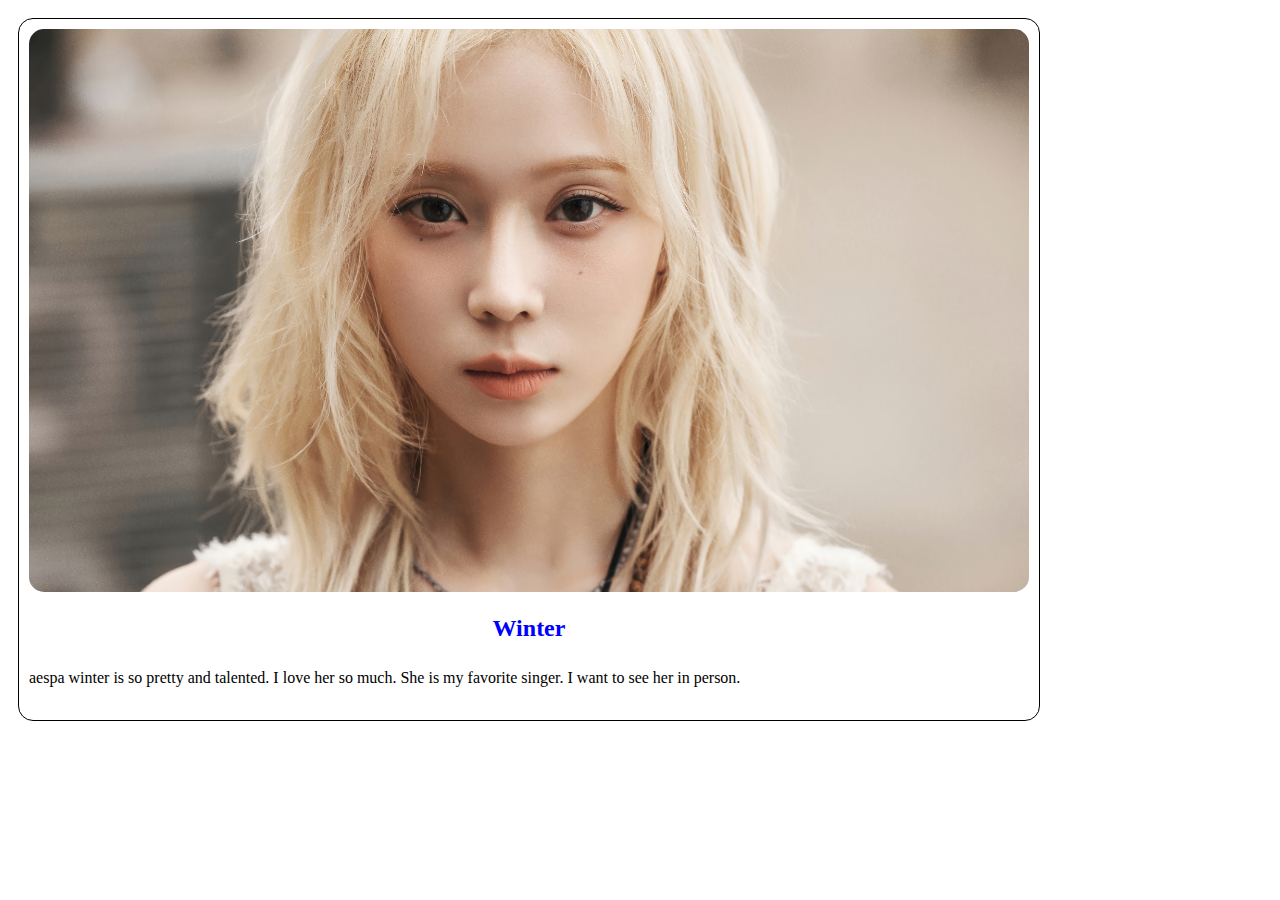
<file: index.html>
<!DOCTYPE html>
<html lang="en">
  <head>
    <meta charset="UTF-8" />
    <meta name="viewport" content="width=device-width, initial-scale=1.0" />
    <title>Winter</title>
  </head>
  <style>
    div {
      width: 1000px;
      border: 1px solid black;
      padding: 10px;
      float: left;
      margin: 10px;
      border-radius: 15px;
    }
    img {
      width: 100%;
      height: auto;
      border-radius: 15px;
    }
    h2 {
      text-align: center;
      color: blue;
    }
    p {
      text-align: justify;
      line-height: 2;
    }
  </style>
  <body>
    <div>
      <img src="./image/IMG_7800.JPG" alt="winter" />
      <h2>Winter</h2>
      <p>
        aespa winter is so pretty and talented. I love her so much. She is my favorite singer. I want to see her in
        person.
      </p>
    </div>
  </body>
</html>
</file>
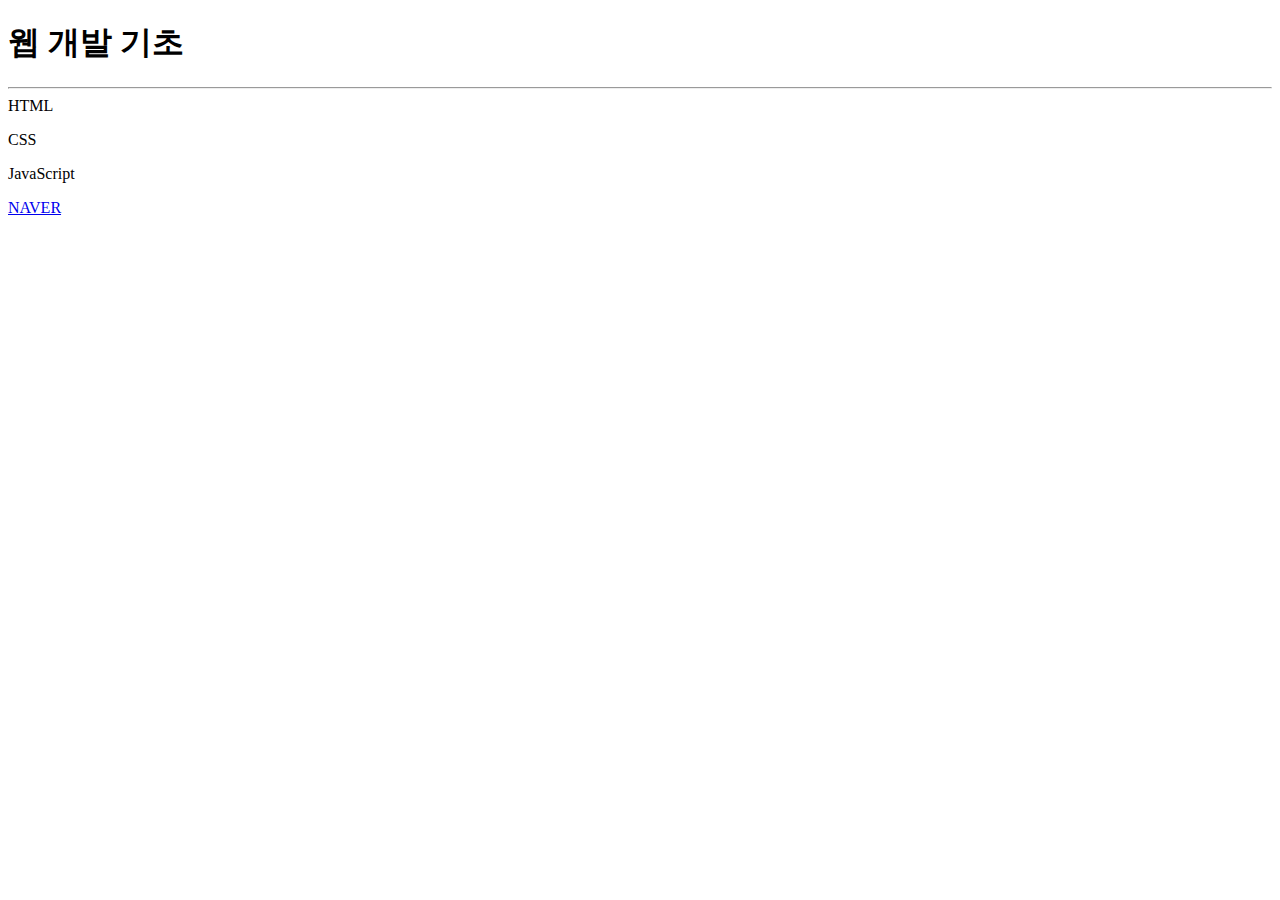
<file: web.html>
<!DOCTYPE html>
<html lang="en">
<head>
    <meta charset="UTF-8">
    <meta name="viewport" content="width=device-width, initial-scale=1.0">
    <title>My first time</title>
</head>
<body>
    <h1>웹 개발 기초</h1>
    <hr
    <p>HTML</p>
    <p>CSS</p>
    <p>JavaScript</p>
    
    <p>
        <a href="http://www.naver.com" target="_blank">NAVER</a>
    </p>
</body>
</html>
</file>
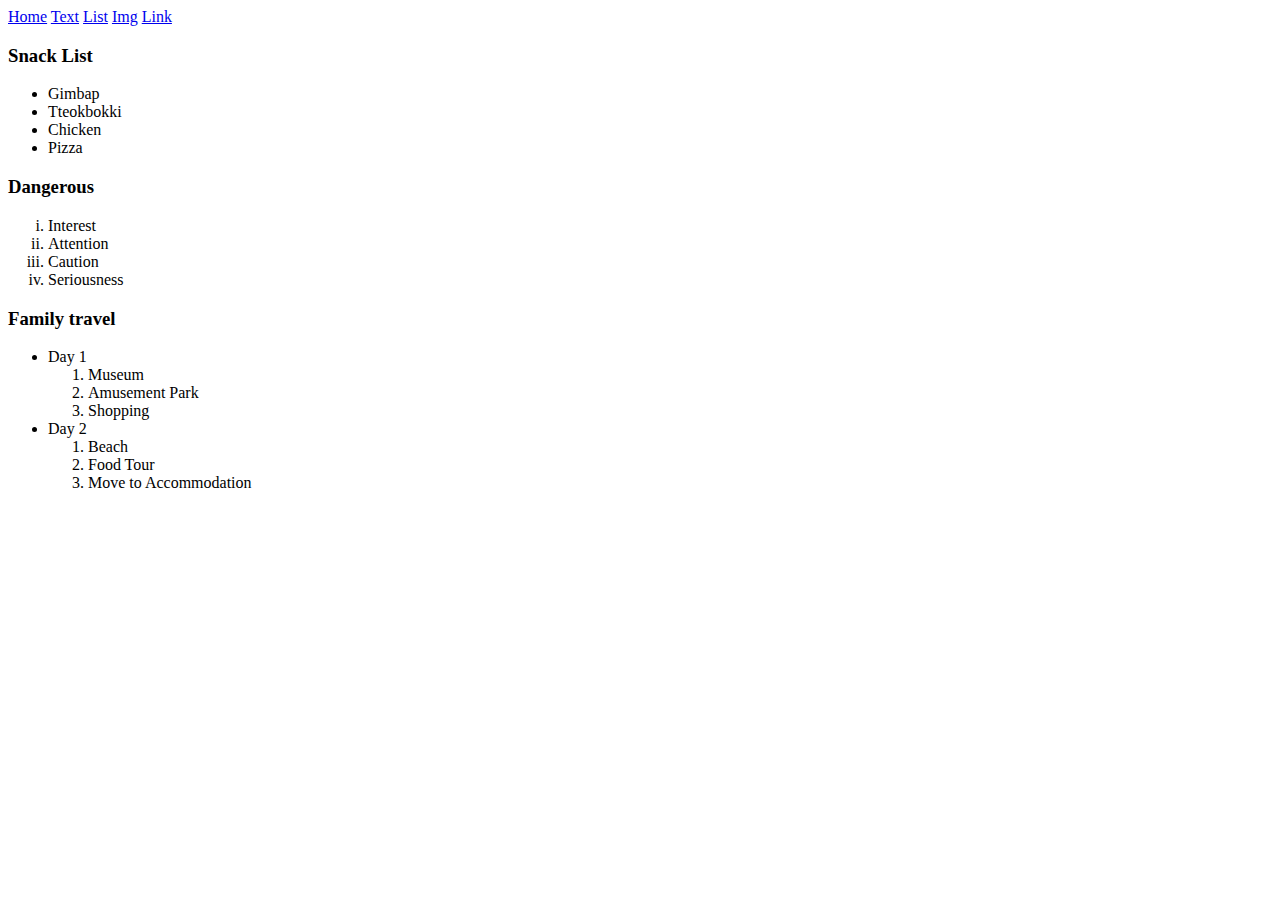
<file: day1/tag_list.html>
<!DOCTYPE html>
<html lang="en">
  <head>
    <meta charset="UTF-8" />
    <meta name="viewport" content="width=device-width, initial-scale=1.0" />
    <title>List</title>
  </head>
  <body>
    <nav>
      <a href="./mysite/main.html">Home</a>
      <a href="tag_text.html">Text</a>
      <a href="tag_list.html">List</a>
      <a href="tag_img.html">Img</a>
      <a href="tag_link.html">Link</a>
    </nav>
    <h3>Snack List</h3>
    <!-- ul:unordered list(순서없는 목록) -->
    <ul>
      <li>Gimbap</li>
      <li>Tteokbokki</li>
      <li>Chicken</li>
      <li>Pizza</li>
    </ul>

    <h3>Dangerous</h3>
    <ol type="i">
      <li>Interest</li>
      <li>Attention</li>
      <li>Caution</li>
      <li>Seriousness</li>
    </ol>

    <h3>Family travel</h3>
    <ul>
      <li>
        Day 1
        <ol>
          <li>Museum</li>
          <li>Amusement Park</li>
          <li>Shopping</li>
        </ol>
      </li>
      <li>
        Day 2
        <ol>
          <li>Beach</li>
          <li>Food Tour</li>
          <li>Move to Accommodation</li>
        </ol>
      </li>
    </ul>
  </body>
</html>
</file>
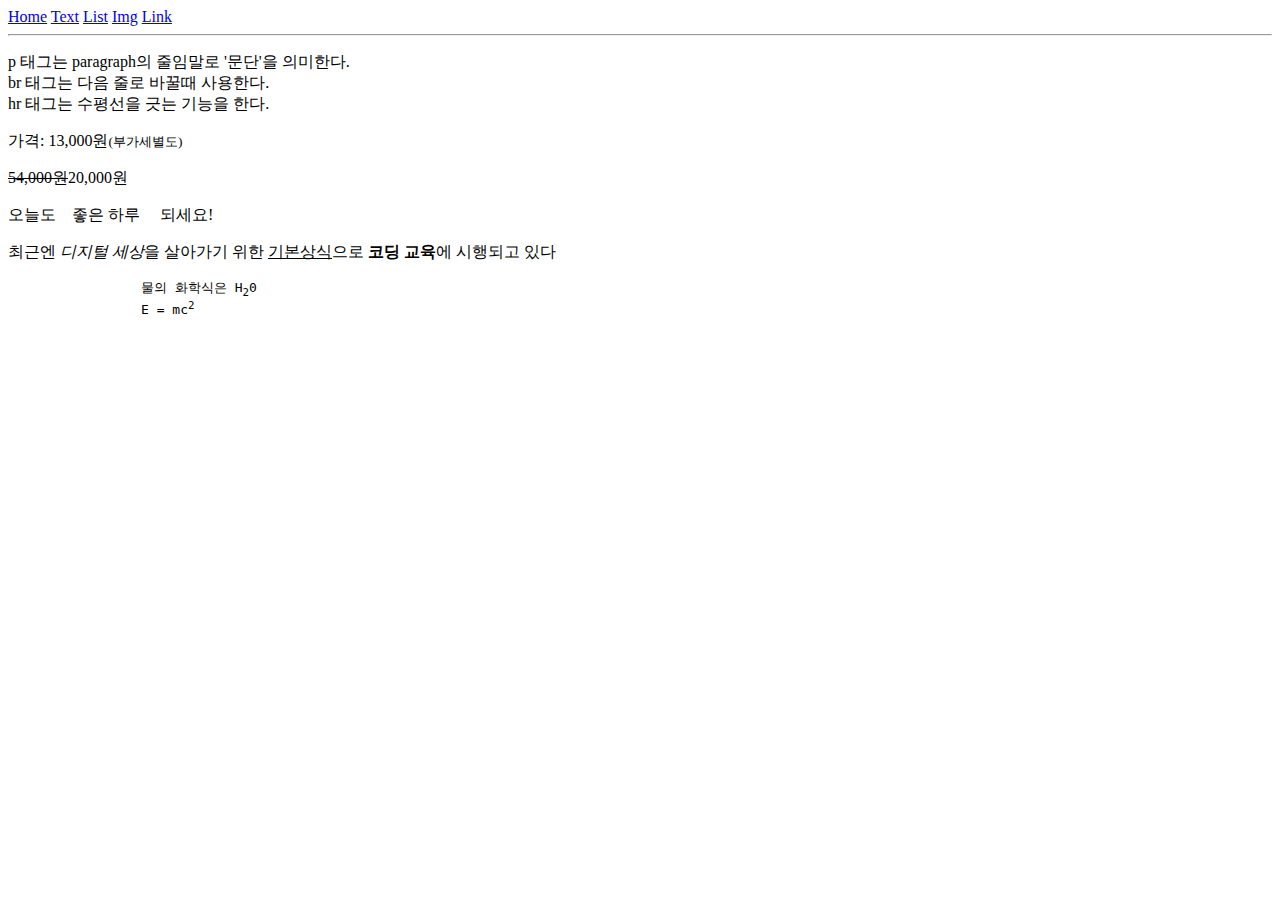
<file: day1/tag_text.html>
<!DOCTYPE html>
<html lang="en">
  <head>
    <meta charset="UTF-8" />
    <meta name="viewport" content="width=device-width, initial-scale=1.0" />
    <title>텍스트 관련 태그</title>
  </head>
  <body>
    <nav>
      <a href="./mysite/main.html">Home</a>
      <a href="tag_text.html">Text</a>
      <a href="tag_list.html">List</a>
      <a href="tag_img.html">Img</a>
      <a href="tag_link.html">Link</a>
    </nav>
    <!-- 제목 태그 -->
    <!--복제 :shift + alt + 방향키(아래)-->
    <!-- <h1>제목 태그(h는 headline을 뜻함)</h1>
     <h2>제목 태그(h는 headline을 뜻함)</h2>
     <h3>제목 태그(h는 headline을 뜻함)</h3>
     <h4>제목 태그(h는 headline을 뜻함)</h4>
     <h5>제목 태그(h는 headline을 뜻함)</h5>
     <h6>제목 태그(h는 headline을 뜻함)</h6> -->
    <hr />
    <!-- 문단(paragraph)-->
    <p>
      p 태그는 paragraph의 줄임말로 '문단'을 의미한다.<br />
      br 태그는 다음 줄로 바꿀때 사용한다.<br />
      hr 태그는 수평선을 긋는 기능을 한다.
    </p>
    <!-- small 태그 -->
    <p>가격: 13,000원<small>(부가세별도)</small></p>
    <p><s>54,000원</s>20,000원</p>
    <!-- 한 칸 띄어쓰기는 스페이스바, 두 칸 이상 &nbsp; -->
    <p>오늘도 &nbsp; &nbsp;좋은 하루 &nbsp; &nbsp; 되세요!</p>
    <p>
      최근엔 <em>디지털 세상</em>을 살아가기 위한 <u>기본상식</u>으로
      <!-- <em>,<i>:기울임체, <strong>,<b>:굵게 -->
      <strong>코딩 교육</strong>에 시행되고 있다
    </p>
    <!-- pre: 화면 그대로 보임 -->
    <pre>
                 물의 화학식은 H<sub>2</sub>0
                 E = mc<sup>2</sup>
         </pre
    >
  </body>
</html>
</file>
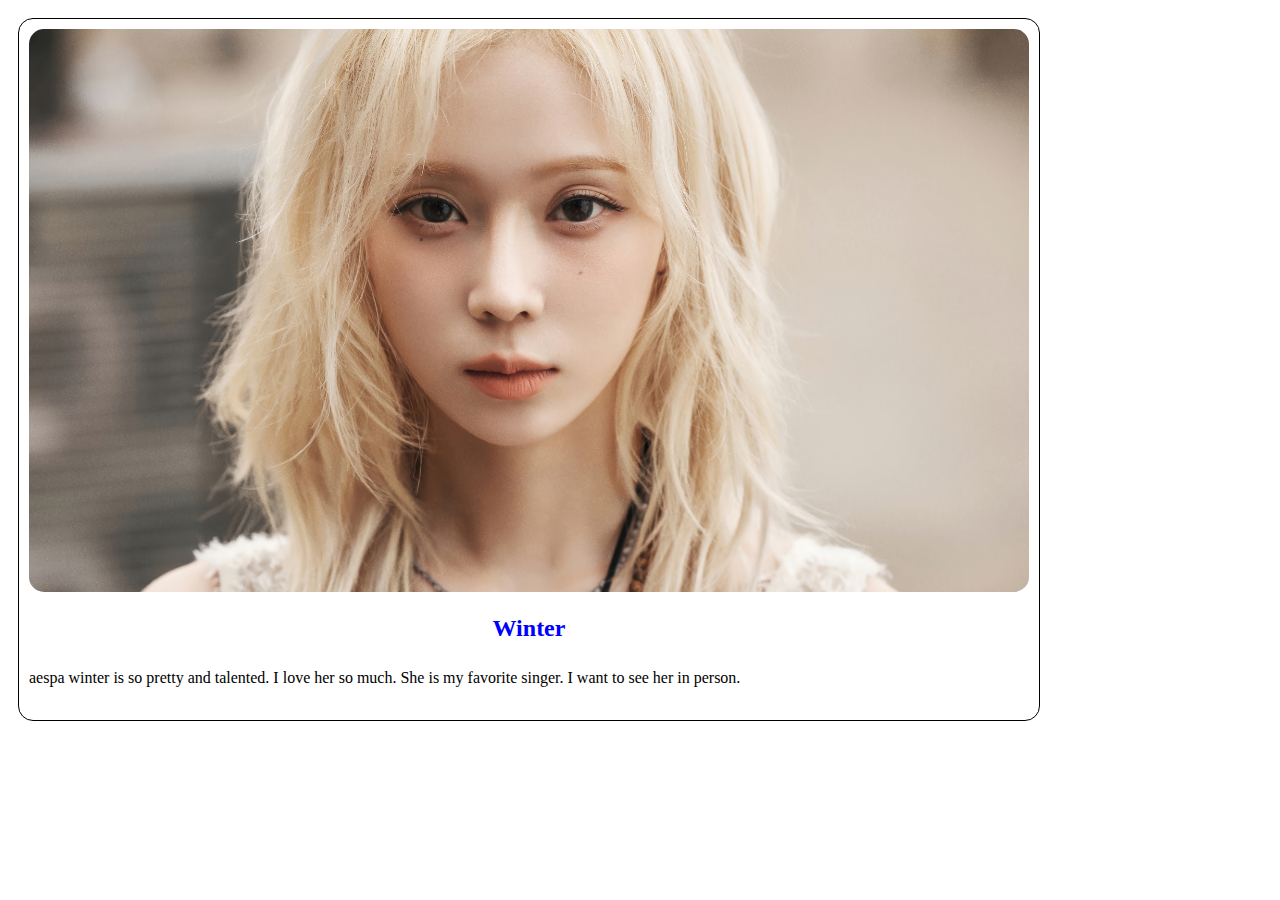
<file: day3/float_text.html>
<!DOCTYPE html>
<html lang="en">
  <head>
    <meta charset="UTF-8" />
    <meta name="viewport" content="width=device-width, initial-scale=1.0" />
    <title>Winter</title>
  </head>
  <style>
    div {
      width: 1000px;
      border: 1px solid black;
      padding: 10px;
      float: left;
      margin: 10px;
      border-radius: 15px;
    }
    img {
      width: 100%;
      height: auto;
      border-radius: 15px;
    }
    h2 {
      text-align: center;
      color: blue;
    }
    p {
      text-align: justify;
      line-height: 2;
    }
  </style>
  <body>
    <div>
      <img src="./images/IMG_7800.JPG" alt="winter" />
      <h2>Winter</h2>
      <p>
        aespa winter is so pretty and talented. I love her so much. She is my favorite singer. I want to see her in
        person.
      </p>
    </div>
  </body>
</html>
</file>
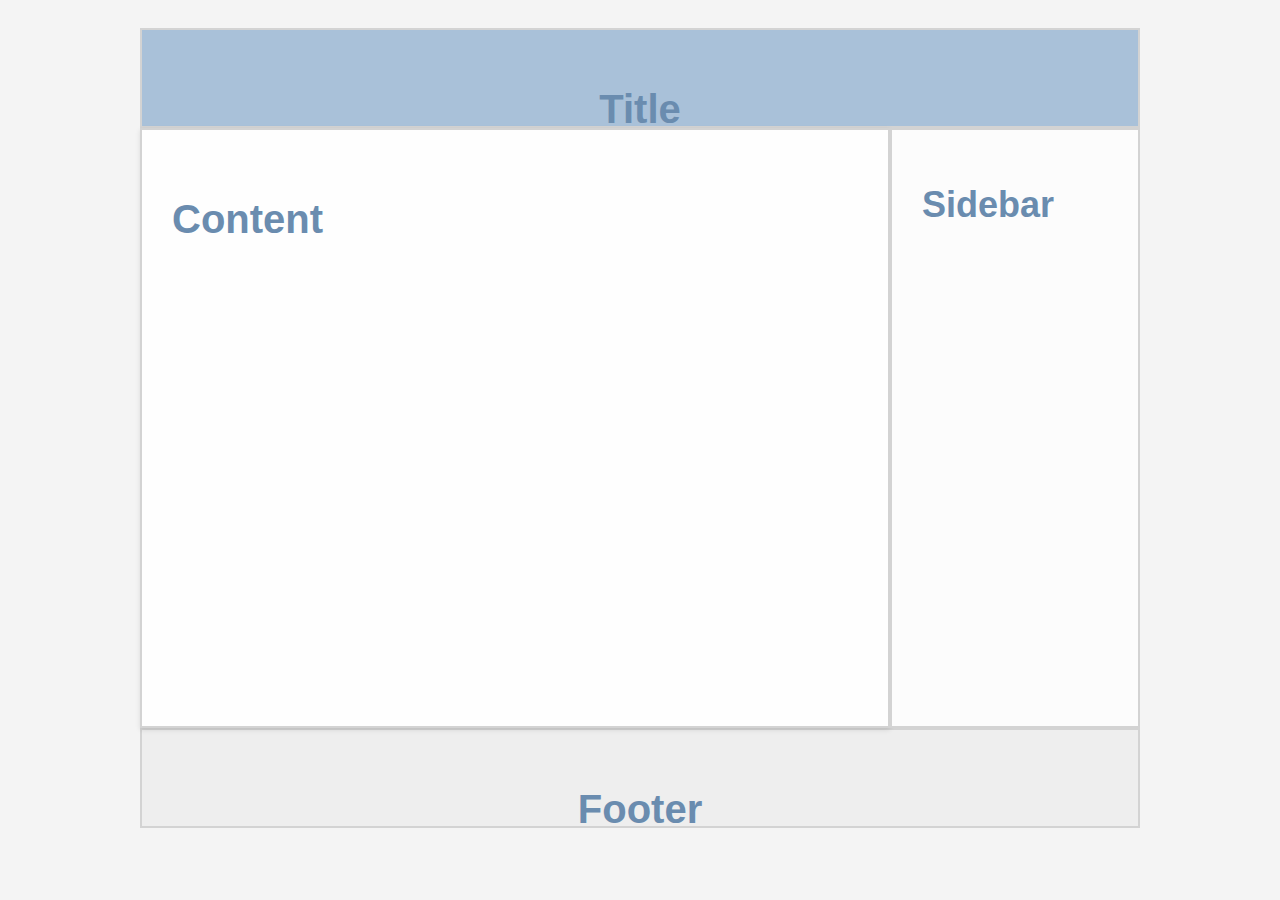
<file: day3/layout.html>
<!DOCTYPE html>
<html lang="en">
  <head>
    <meta charset="UTF-8" />
    <meta name="viewport" content="width=device-width, initial-scale=1.0" />
    <link rel="stylesheet" href="./css/layout.css" />
    <title>Document</title>
  </head>
  <body>
    <div id="container">
      <header>
        <h1>Title</h1>
      </header>
      <section>
        <h1>Content</h1>
      </section>
      <aside>
        <h1>Sidebar</h1>
      </aside>
      <footer>
        <h1>Footer</h1>
      </footer>
    </div>
  </body>
</html>
</file>
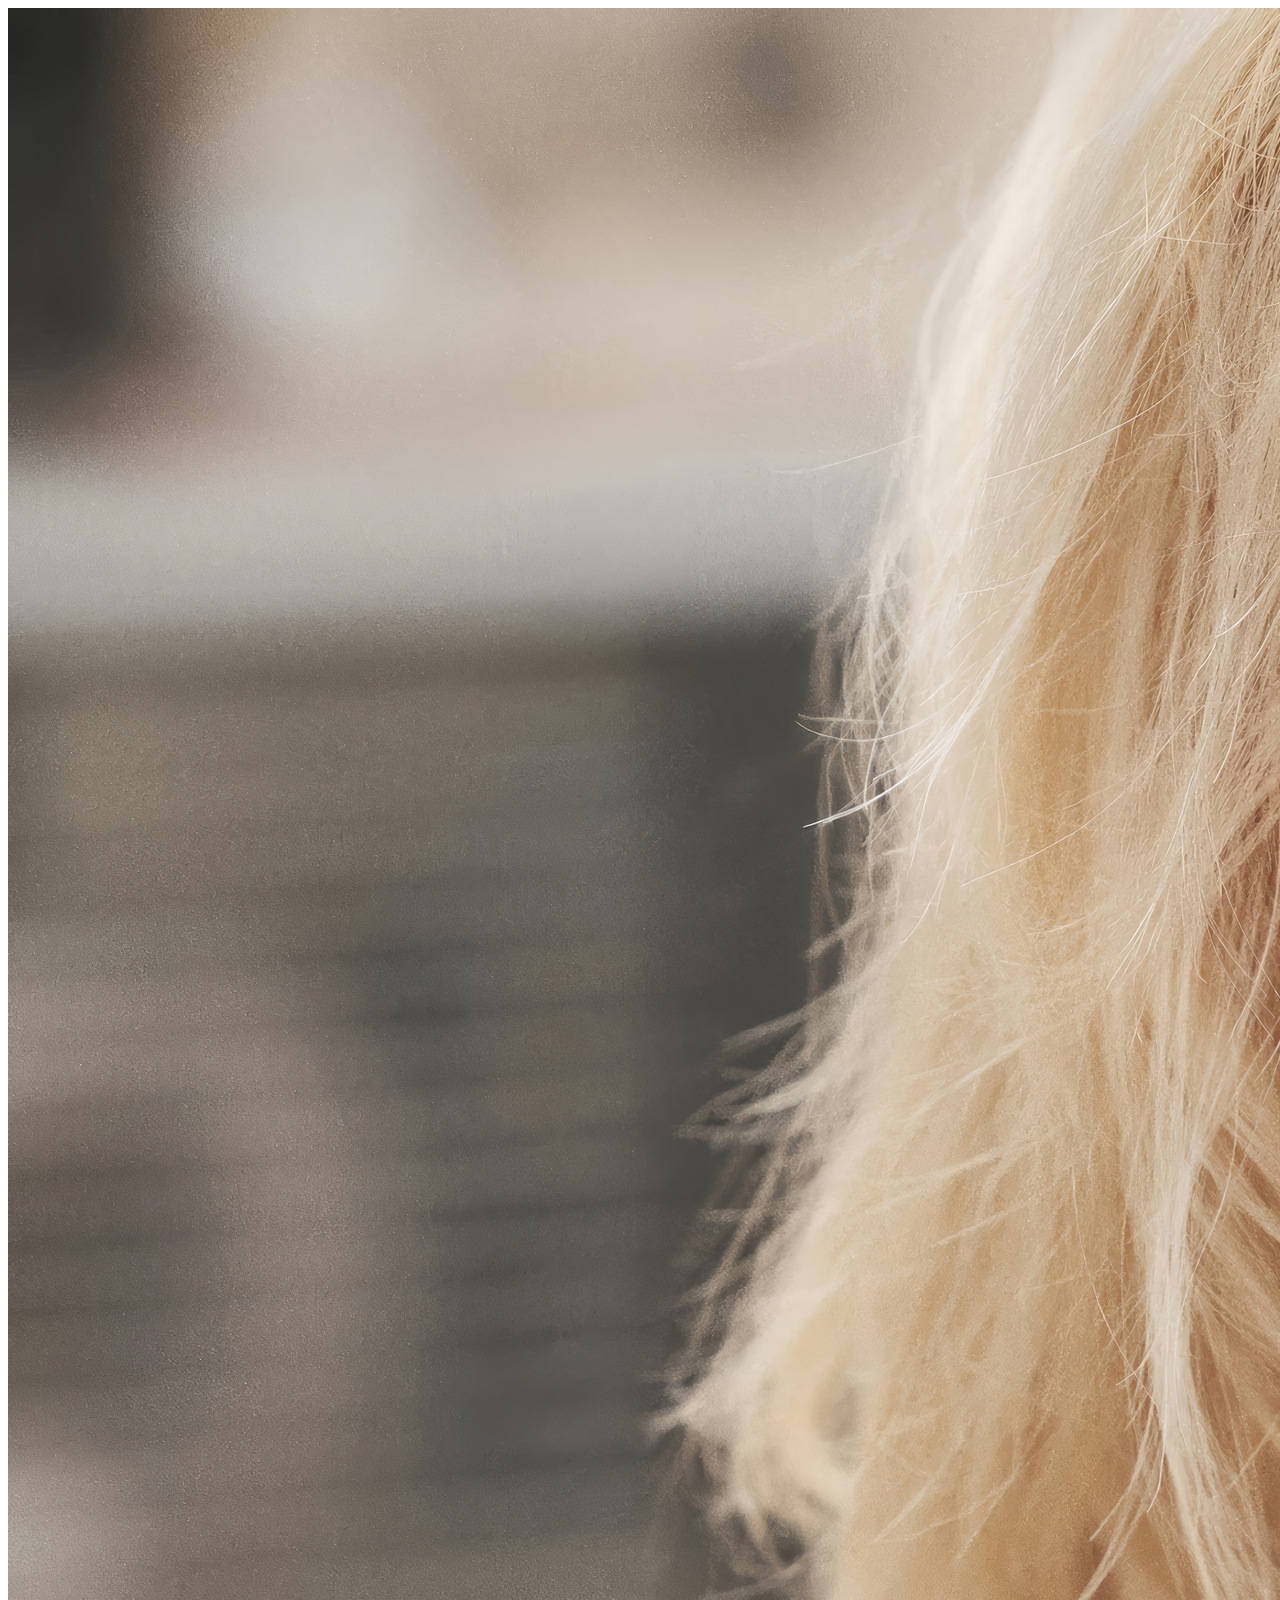
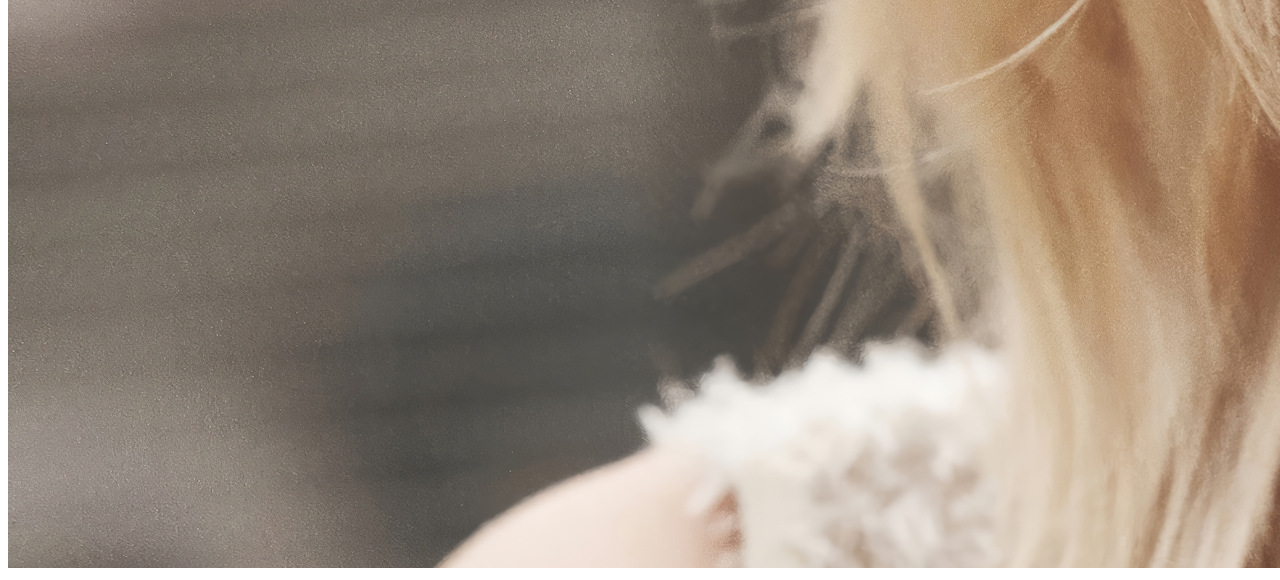
<file: day4/viewport2.html>
<!DOCTYPE html>
<html lang="en">
  <head>
    <meta charset="UTF-8" />
    <meta name="viewport" content="width=device-width, initial-scale=1.0" />
    <title>Document</title>
  </head>
  <body>
    <img src="./images/IMG_7800.JPG" alt="winter" />
  </body>
</html>
</file>
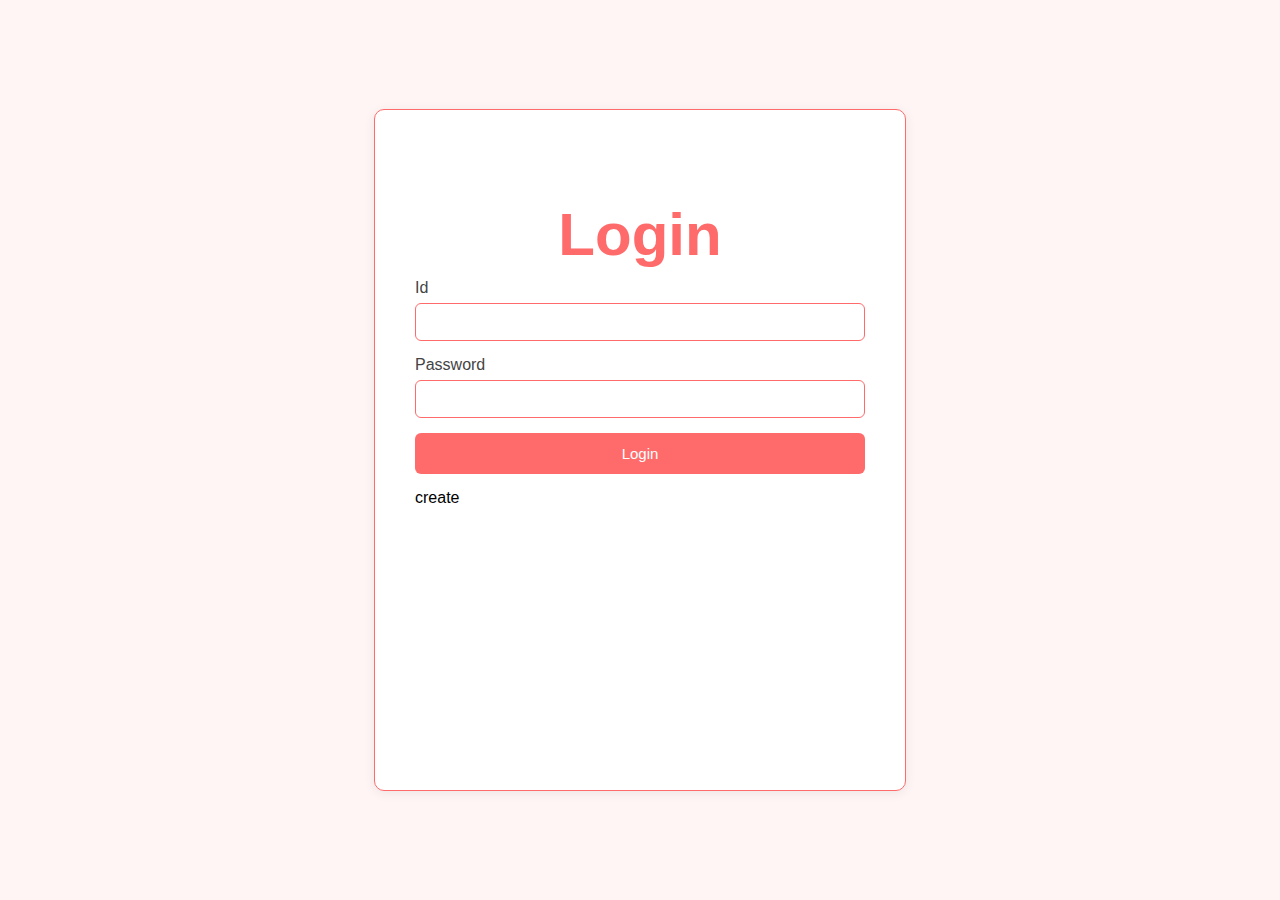
<file: winter/login.html>
<!DOCTYPE html>
<html lang="en">
  <head>
    <meta charset="UTF-8" />
    <meta name="viewport" content="width=device-width, initial-scale=1.0" />
    <title>login</title>
    <link rel="stylesheet" href="./css/login.css" />
  </head>
  <body>
    <form action="login.php" method="post">
      <h2>Login</h2>
      <ul>
        <li>
          <label for="userid">Id</label>
          <input type="text" name="userid" id="userid" />
        </li>
        <li>
          <label for="userpw">Password</label>
          <input type="password" name="userpw" id="userpw" />
        </li>
        <li>
          <input type="submit" value="Login" />
        </li>
      </ul>
      <ul>
        <li>create</li>
      </ul>
    </form>
  </body>
</html>
</file>
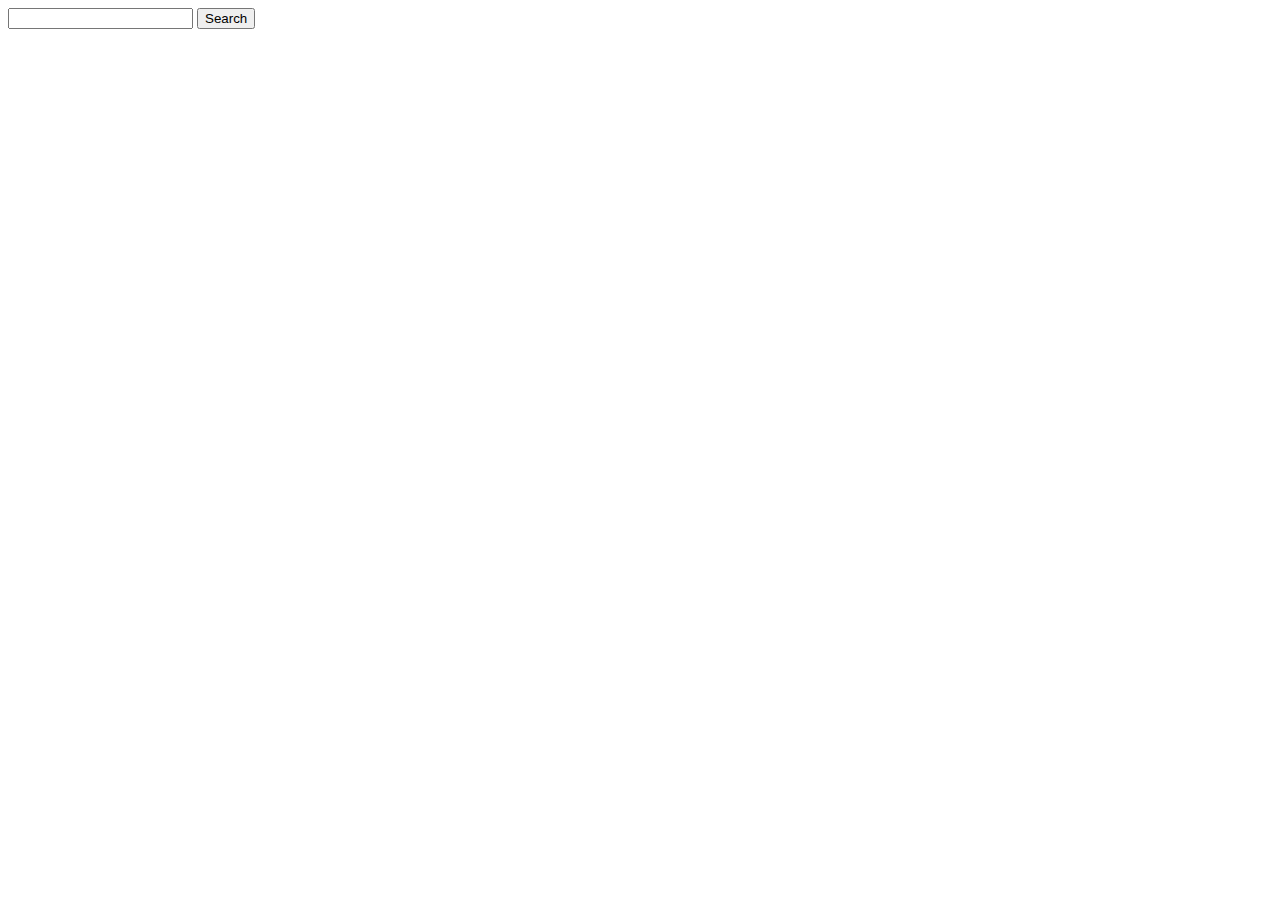
<file: winter/search.html>
<!DOCTYPE html>
<html lang="en">
  <head>
    <meta charset="UTF-8" />
    <meta name="viewport" content="width=device-width, initial-scale=1.0" />
    <title>search</title>
  </head>
  <body>
    <form action="search.jsp" method="get">
      <input type="text" name="query" />
      <input type="submit" value="Search" />
    </form>
  </body>
</html>
</file>
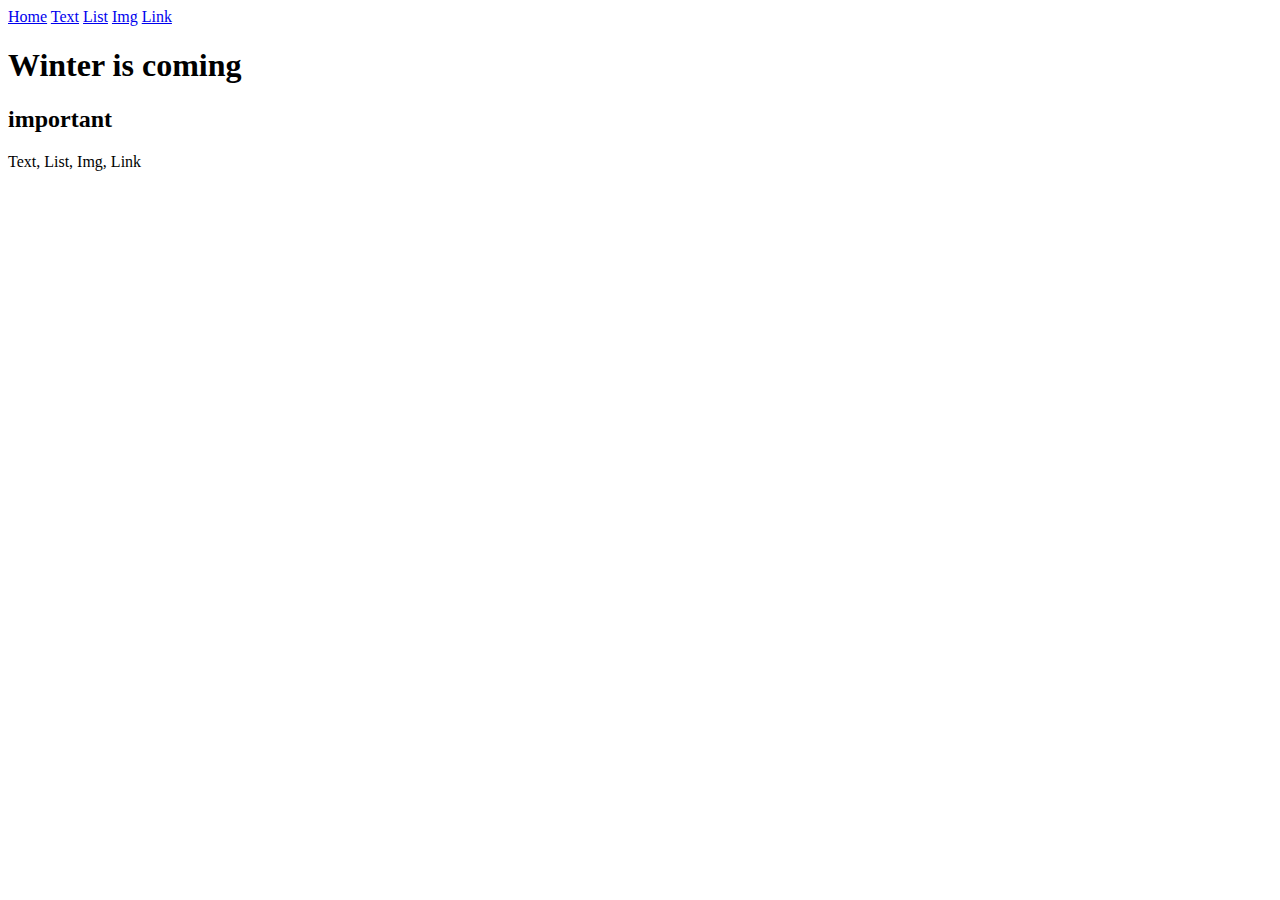
<file: day1/mysite/main.html>
<!DOCTYPE html>
<html lang="en">
  <head>
    <meta charset="UTF-8" />
    <meta name="viewport" content="width=device-width, initial-scale=1.0" />
    <title>Main page</title>
  </head>
  <body>
    <nav>
      <a href="main.html">Home</a>
      <a href="../tag_text.html">Text</a>
      <a href="../tag_list.html">List</a>
      <a href="../tag_img.html">Img</a>
      <a href="../tag_link.html">Link</a>
    </nav>
    <h1>Winter is coming</h1>
    <h2>important</h2>
    <p>Text, List, Img, Link</p>
  </body>
</html>
</file>
<file: day3/css/layout.css>
body {
  background-color: #f4f4f4;
  font-family: Arial, sans-serif;
}

#container {
  max-width: 1000px;
  margin: 0 auto;
  padding: 20px;
}

h1 {
  margin-bottom: 15px;
  padding: 10px;
  font-size: 2.5em;
  color: #6a8caf;
  font-weight: bold;
}

header {
  width: 100%;
  height: 100px;
  border: 2px solid #d3d3d3;
  background-color: #a9c1d9;
  padding: 20px;
  color: white;
  text-align: center;
  box-sizing: border-box;
}

section {
  width: 75%;
  height: 600px;
  background-color: #fefefe;
  padding: 20px;
  line-height: 1.6;
  box-shadow: 0 2px 5px rgba(0, 0, 0, 0.1);
  float: left;
  box-sizing: border-box;
  border: 2px solid #d3d3d3;
  margin: 0;
}

aside {
  width: 25%;
  height: 600px;
  background-color: #fcfcfc;
  font-size: 0.9em;
  padding: 20px;
  float: right;
  box-sizing: border-box;
  border: 2px solid #d3d3d3;
  margin: 0;
}

footer {
  width: 100%;
  height: 100px;
  background-color: #eee;
  padding: 20px;
  text-align: center;
  color: #666;
  clear: both;
  box-sizing: border-box;
  border: 2px solid #d3d3d3;
}
</file>
<file: winter/css/login.css>
body {
  background-color: #fff5f5;
  font-family: sans-serif;
  display: flex;
  justify-content: center;
  align-items: center;
  height: 100vh;
  margin: 0;
}

form {
  max-width: 450px;
  width: 100%;
  height: 600px;
  padding: 40px;
  border-radius: 10px;
  background: #fff;
  box-shadow: 0 2px 12px rgba(0, 0, 0, 0.07);
  border: 1px solid #ff6b6b;
}

h2 {
  margin-bottom: 10px;
  text-align: center;
  color: #ff6b6b;
  font-size: 60px;
}

ul {
  list-style: none;
  margin: 0;
  padding: 0;
}

li {
  margin-bottom: 15px;
}

label {
  width: 80px;
  display: block;
  margin-bottom: 6px;
  color: #444;
}

input[type='text'],
input[type='password'] {
  width: 100%;
  padding: 10px;
  border: 1px solid #ff6b6b;
  border-radius: 6px;
  font-size: 14px;
  box-sizing: border-box;
}

input[type='submit'] {
  background: #ff6b6b;
  color: #fff;
  padding: 12px;
  border-radius: 6px;
  border: none;
  width: 100%;
  font-size: 15px;
  cursor: pointer;
  transition: background 0.2s;
}

input[type='submit']:hover {
  background: #fa5252;
}
</file>
